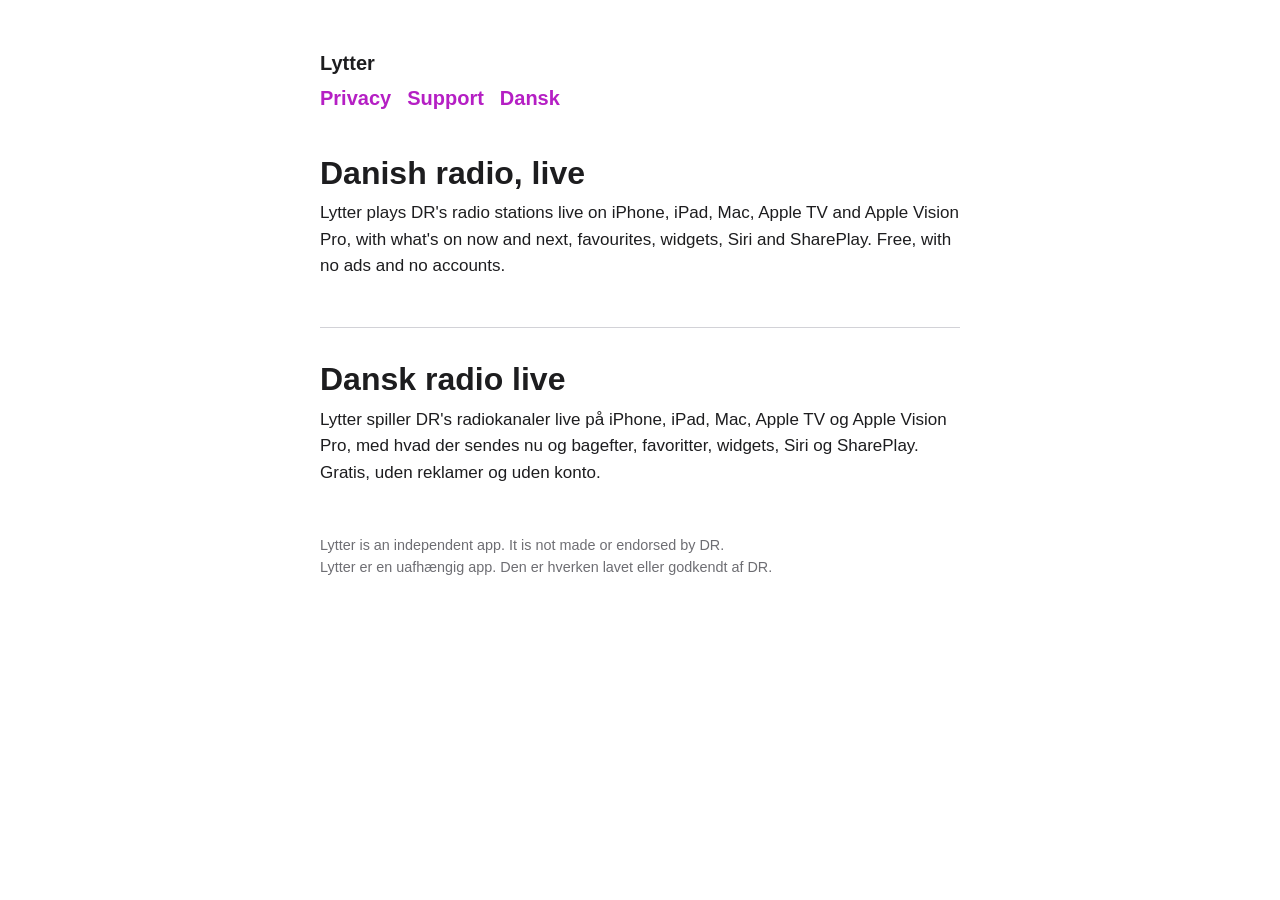
<file: site/index.html>
<!doctype html>
<html lang="en">
<head>
  <meta charset="utf-8">
  <meta name="viewport" content="width=device-width, initial-scale=1">
  <title>Lytter</title>
  <link rel="stylesheet" href="style.css">
</head>
<body>
<main>
  <header>
    <a href="./">Lytter</a>
    <nav><a href="privacy.html">Privacy</a><a href="support.html">Support</a><a href="#dansk" lang="da">Dansk</a></nav>
  </header>

  <section>
    <h1>Danish radio, live</h1>
    <p>Lytter plays DR's radio stations live on iPhone, iPad, Mac, Apple TV and Apple Vision
      Pro, with what's on now and next, favourites, widgets, Siri and SharePlay. Free, with no
      ads and no accounts.</p>
  </section>

  <section id="dansk" lang="da">
    <h1>Dansk radio live</h1>
    <p>Lytter spiller DR's radiokanaler live på iPhone, iPad, Mac, Apple TV og Apple Vision Pro,
      med hvad der sendes nu og bagefter, favoritter, widgets, Siri og SharePlay. Gratis, uden
      reklamer og uden konto.</p>
  </section>

  <footer>Lytter is an independent app. It is not made or endorsed by DR.<br>
    <span lang="da">Lytter er en uafhængig app. Den er hverken lavet eller godkendt af DR.</span></footer>
</main>
</body>
</html>
</file>
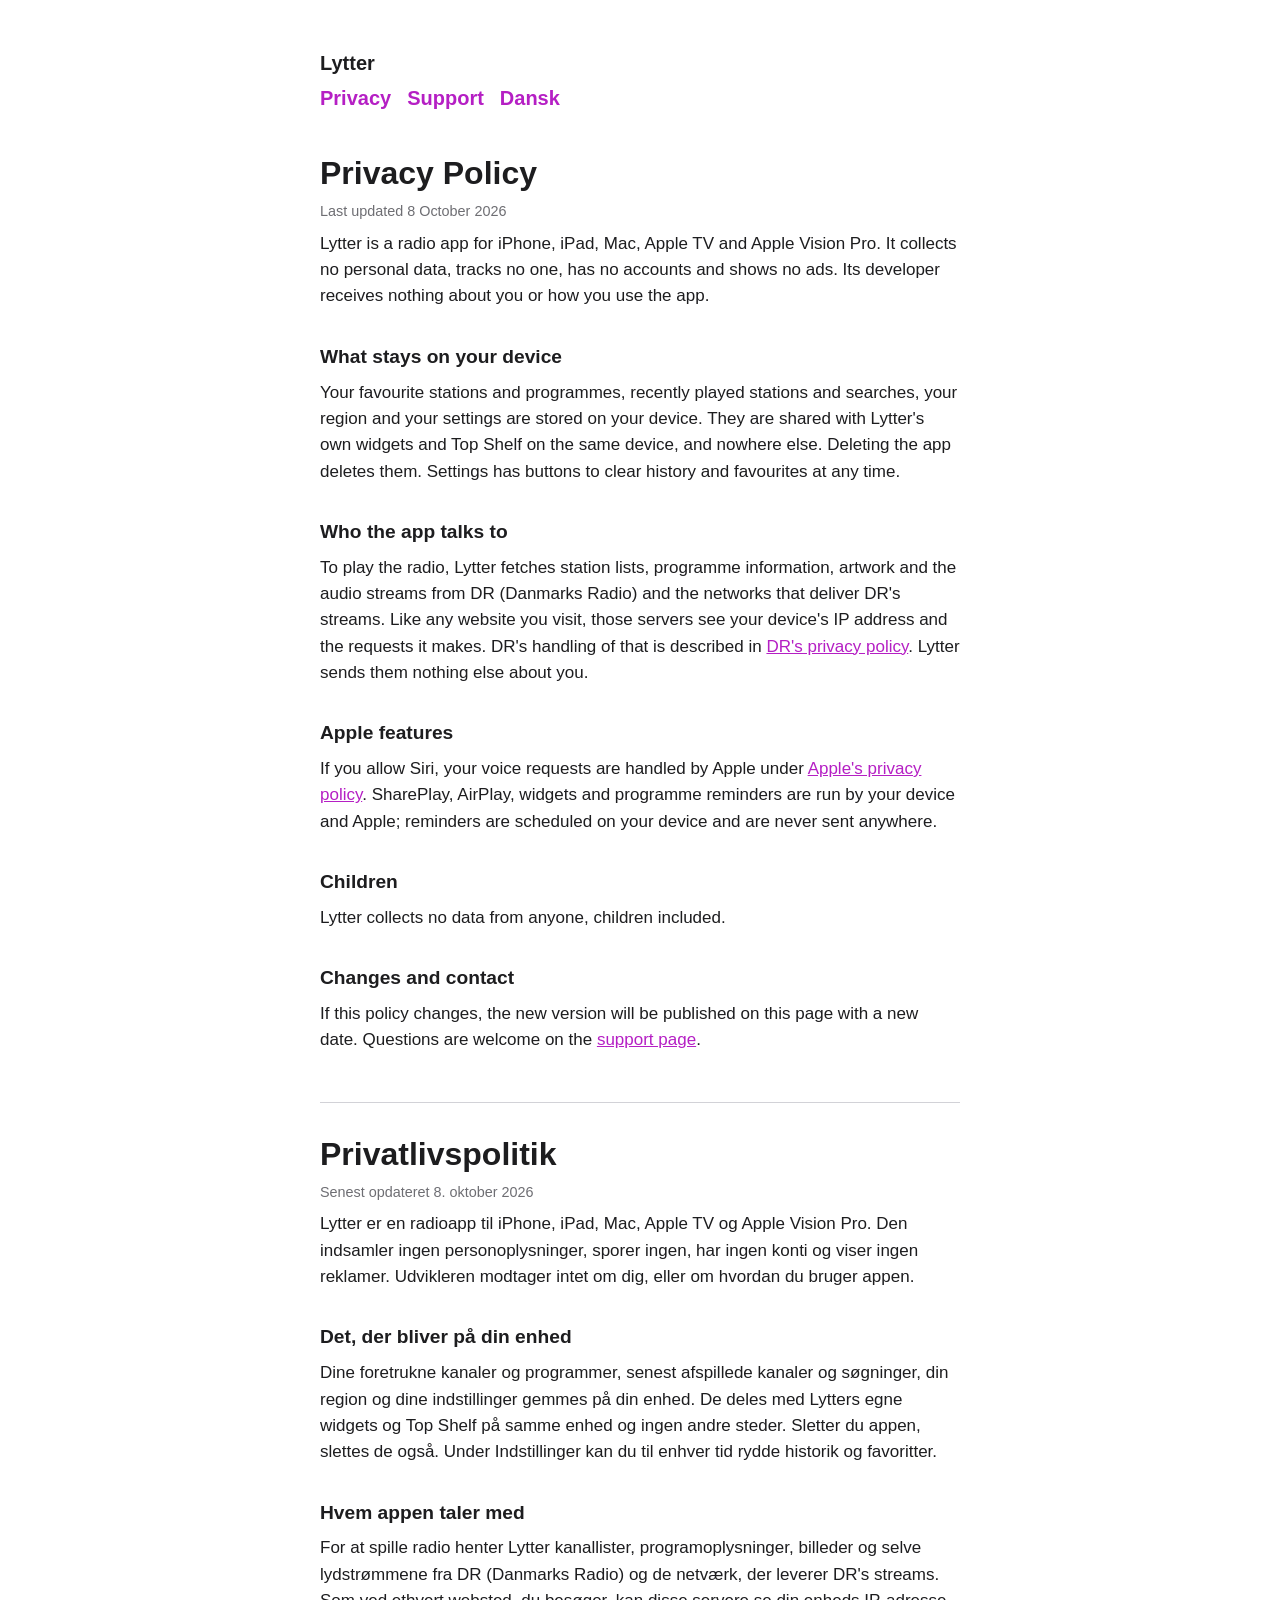
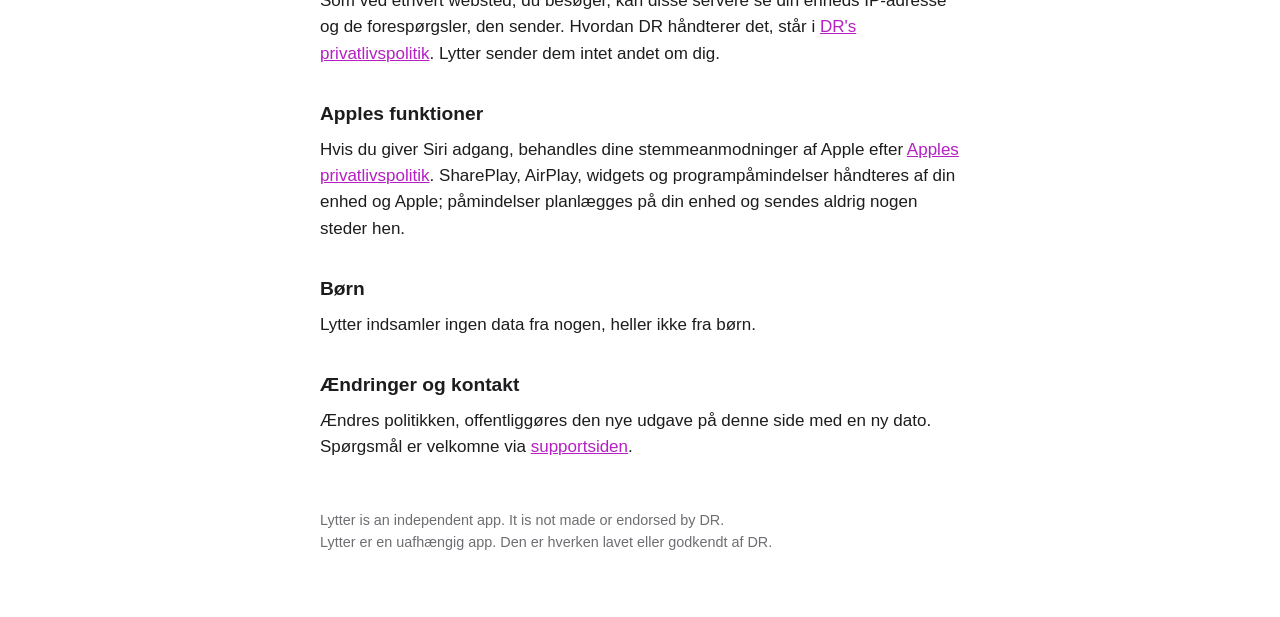
<file: site/privacy.html>
<!doctype html>
<html lang="en">
<head>
  <meta charset="utf-8">
  <meta name="viewport" content="width=device-width, initial-scale=1">
  <title>Lytter Privacy Policy</title>
  <link rel="stylesheet" href="style.css">
</head>
<body>
<main>
  <header>
    <a href="./">Lytter</a>
    <nav><a href="privacy.html">Privacy</a><a href="support.html">Support</a><a href="#dansk" lang="da">Dansk</a></nav>
  </header>

  <section>
    <h1>Privacy Policy</h1>
    <p class="updated">Last updated 8 October 2026</p>

    <p>Lytter is a radio app for iPhone, iPad, Mac, Apple TV and Apple Vision Pro. It collects
      no personal data, tracks no one, has no accounts and shows no ads. Its developer receives
      nothing about you or how you use the app.</p>

    <h2>What stays on your device</h2>
    <p>Your favourite stations and programmes, recently played stations and searches, your
      region and your settings are stored on your device. They are shared with Lytter's own
      widgets and Top Shelf on the same device, and nowhere else. Deleting the app deletes them.
      Settings has buttons to clear history and favourites at any time.</p>

    <h2>Who the app talks to</h2>
    <p>To play the radio, Lytter fetches station lists, programme information, artwork and the
      audio streams from DR (Danmarks Radio) and the networks that deliver DR's streams. Like
      any website you visit, those servers see your device's IP address and the requests it
      makes. DR's handling of that is described in
      <a href="https://www.dr.dk/om-dr/dr-og-dine-data/drs-privatlivspolitik">DR's privacy policy</a>. Lytter sends
      them nothing else about you.</p>

    <h2>Apple features</h2>
    <p>If you allow Siri, your voice requests are handled by Apple under
      <a href="https://www.apple.com/legal/privacy/">Apple's privacy policy</a>. SharePlay,
      AirPlay, widgets and programme reminders are run by your device and Apple;
      reminders are scheduled on your device and are never sent anywhere.</p>

    <h2>Children</h2>
    <p>Lytter collects no data from anyone, children included.</p>

    <h2>Changes and contact</h2>
    <p>If this policy changes, the new version will be published on this page with a new date.
      Questions are welcome on the <a href="support.html">support page</a>.</p>
  </section>

  <section id="dansk" lang="da">
    <h1>Privatlivspolitik</h1>
    <p class="updated">Senest opdateret 8. oktober 2026</p>

    <p>Lytter er en radioapp til iPhone, iPad, Mac, Apple TV og Apple Vision Pro. Den indsamler
      ingen personoplysninger, sporer ingen, har ingen konti og viser ingen reklamer. Udvikleren
      modtager intet om dig, eller om hvordan du bruger appen.</p>

    <h2>Det, der bliver på din enhed</h2>
    <p>Dine foretrukne kanaler og programmer, senest afspillede kanaler og søgninger, din region
      og dine indstillinger gemmes på din enhed. De deles med Lytters egne widgets og Top Shelf
      på samme enhed og ingen andre steder. Sletter du appen, slettes de også. Under
      Indstillinger kan du til enhver tid rydde historik og favoritter.</p>

    <h2>Hvem appen taler med</h2>
    <p>For at spille radio henter Lytter kanallister, programoplysninger, billeder og selve
      lydstrømmene fra DR (Danmarks Radio) og de netværk, der leverer DR's streams. Som ved
      ethvert websted, du besøger, kan disse servere se din enheds IP-adresse og de
      forespørgsler, den sender. Hvordan DR håndterer det, står i
      <a href="https://www.dr.dk/om-dr/dr-og-dine-data/drs-privatlivspolitik">DR's privatlivspolitik</a>. Lytter
      sender dem intet andet om dig.</p>

    <h2>Apples funktioner</h2>
    <p>Hvis du giver Siri adgang, behandles dine stemmeanmodninger af Apple efter
      <a href="https://www.apple.com/dk/legal/privacy/">Apples privatlivspolitik</a>. SharePlay,
      AirPlay, widgets og programpåmindelser håndteres af din enhed og Apple;
      påmindelser planlægges på din enhed og sendes aldrig nogen steder hen.</p>

    <h2>Børn</h2>
    <p>Lytter indsamler ingen data fra nogen, heller ikke fra børn.</p>

    <h2>Ændringer og kontakt</h2>
    <p>Ændres politikken, offentliggøres den nye udgave på denne side med en ny dato. Spørgsmål
      er velkomne via <a href="support.html#dansk">supportsiden</a>.</p>
  </section>

  <footer>Lytter is an independent app. It is not made or endorsed by DR.<br>
    <span lang="da">Lytter er en uafhængig app. Den er hverken lavet eller godkendt af DR.</span></footer>
</main>
</body>
</html>
</file>
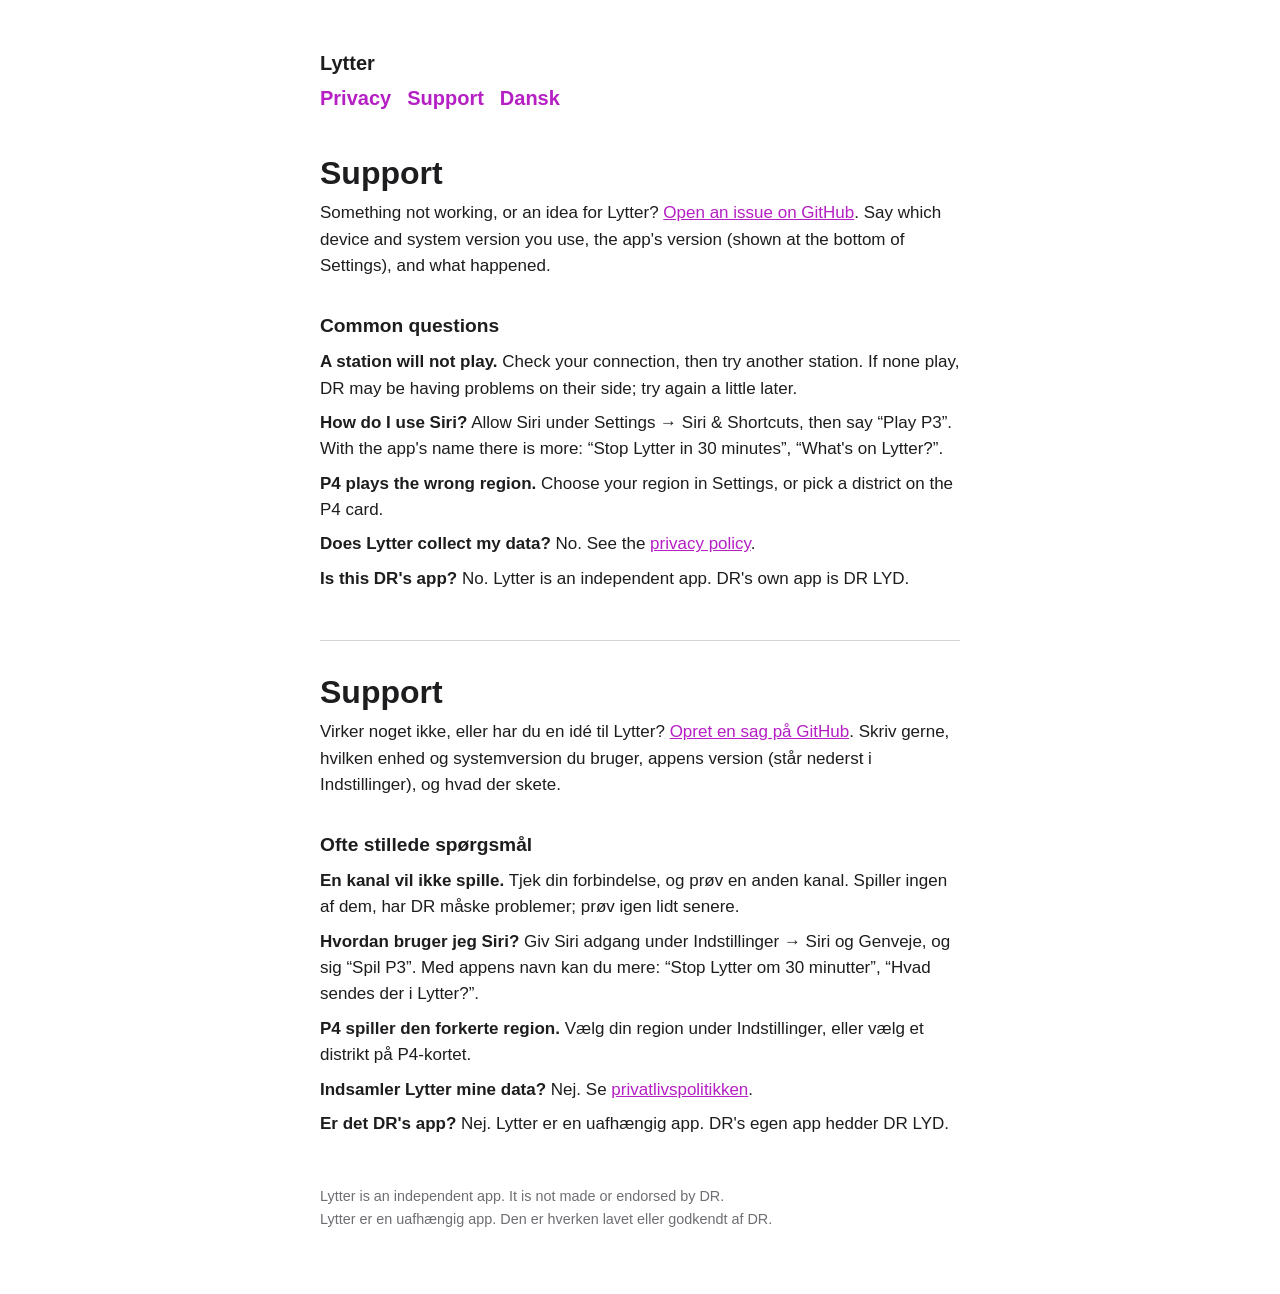
<file: site/support.html>
<!doctype html>
<html lang="en">
<head>
  <meta charset="utf-8">
  <meta name="viewport" content="width=device-width, initial-scale=1">
  <title>Lytter Support</title>
  <link rel="stylesheet" href="style.css">
</head>
<body>
<main>
  <header>
    <a href="./">Lytter</a>
    <nav><a href="privacy.html">Privacy</a><a href="support.html">Support</a><a href="#dansk" lang="da">Dansk</a></nav>
  </header>

  <section>
    <h1>Support</h1>
    <p>Something not working, or an idea for Lytter?
      <a href="https://github.com/emmanuelstroem/lytter/issues/new">Open an issue on GitHub</a>.
      Say which device and system version you use, the app's version (shown at the bottom of
      Settings), and what happened.</p>

    <h2>Common questions</h2>
    <p><strong>A station will not play.</strong> Check your connection, then try another
      station. If none play, DR may be having problems on their side; try again a little later.</p>
    <p><strong>How do I use Siri?</strong> Allow Siri under Settings → Siri &amp; Shortcuts, then
      say “Play P3”. With the app's name there is more: “Stop Lytter in 30 minutes”, “What's on
      Lytter?”.</p>
    <p><strong>P4 plays the wrong region.</strong> Choose your region in Settings, or pick a
      district on the P4 card.</p>
    <p><strong>Does Lytter collect my data?</strong> No. See the
      <a href="privacy.html">privacy policy</a>.</p>
    <p><strong>Is this DR's app?</strong> No. Lytter is an independent app. DR's own app is
      DR LYD.</p>
  </section>

  <section id="dansk" lang="da">
    <h1>Support</h1>
    <p>Virker noget ikke, eller har du en idé til Lytter?
      <a href="https://github.com/emmanuelstroem/lytter/issues/new">Opret en sag på GitHub</a>.
      Skriv gerne, hvilken enhed og systemversion du bruger, appens version (står nederst i
      Indstillinger), og hvad der skete.</p>

    <h2>Ofte stillede spørgsmål</h2>
    <p><strong>En kanal vil ikke spille.</strong> Tjek din forbindelse, og prøv en anden kanal.
      Spiller ingen af dem, har DR måske problemer; prøv igen lidt senere.</p>
    <p><strong>Hvordan bruger jeg Siri?</strong> Giv Siri adgang under Indstillinger → Siri og
      Genveje, og sig “Spil P3”. Med appens navn kan du mere: “Stop Lytter om 30 minutter”,
      “Hvad sendes der i Lytter?”.</p>
    <p><strong>P4 spiller den forkerte region.</strong> Vælg din region under Indstillinger,
      eller vælg et distrikt på P4-kortet.</p>
    <p><strong>Indsamler Lytter mine data?</strong> Nej. Se
      <a href="privacy.html#dansk">privatlivspolitikken</a>.</p>
    <p><strong>Er det DR's app?</strong> Nej. Lytter er en uafhængig app. DR's egen app hedder
      DR LYD.</p>
  </section>

  <footer>Lytter is an independent app. It is not made or endorsed by DR.<br>
    <span lang="da">Lytter er en uafhængig app. Den er hverken lavet eller godkendt af DR.</span></footer>
</main>
</body>
</html>
</file>
<file: site/style.css>
:root {
  color-scheme: light dark;
  --bg: #ffffff;
  --fg: #1d1d1f;
  --muted: #6e6e73;
  --rule: #d2d2d7;
  --accent: #b51fc4;
}
@media (prefers-color-scheme: dark) {
  :root {
    --bg: #000000;
    --fg: #f5f5f7;
    --muted: #a1a1a6;
    --rule: #424245;
    --accent: #e070ec;
  }
}
* { box-sizing: border-box; }
body {
  margin: 0;
  background: var(--bg);
  color: var(--fg);
  font: 17px/1.55 -apple-system, BlinkMacSystemFont, "Helvetica Neue", Helvetica, Arial, sans-serif;
}
main { max-width: 42rem; margin: 0 auto; padding: 3rem 1rem 4rem; }
header { margin-bottom: 2.5rem; }
header a { color: var(--fg); text-decoration: none; font-weight: 700; font-size: 1.25rem; }
nav { margin-top: .25rem; }
nav a { color: var(--accent); margin-right: 1rem; }
h1 { font-size: 2rem; line-height: 1.2; margin: 0 0 .5rem; }
h2 { font-size: 1.2rem; margin: 2rem 0 .5rem; }
p, li { margin: .5rem 0; }
a { color: var(--accent); }
.updated, footer { color: var(--muted); font-size: .9rem; }
section + section { margin-top: 3rem; padding-top: 2rem; border-top: 1px solid var(--rule); }
footer { margin-top: 3rem; }
</file>
